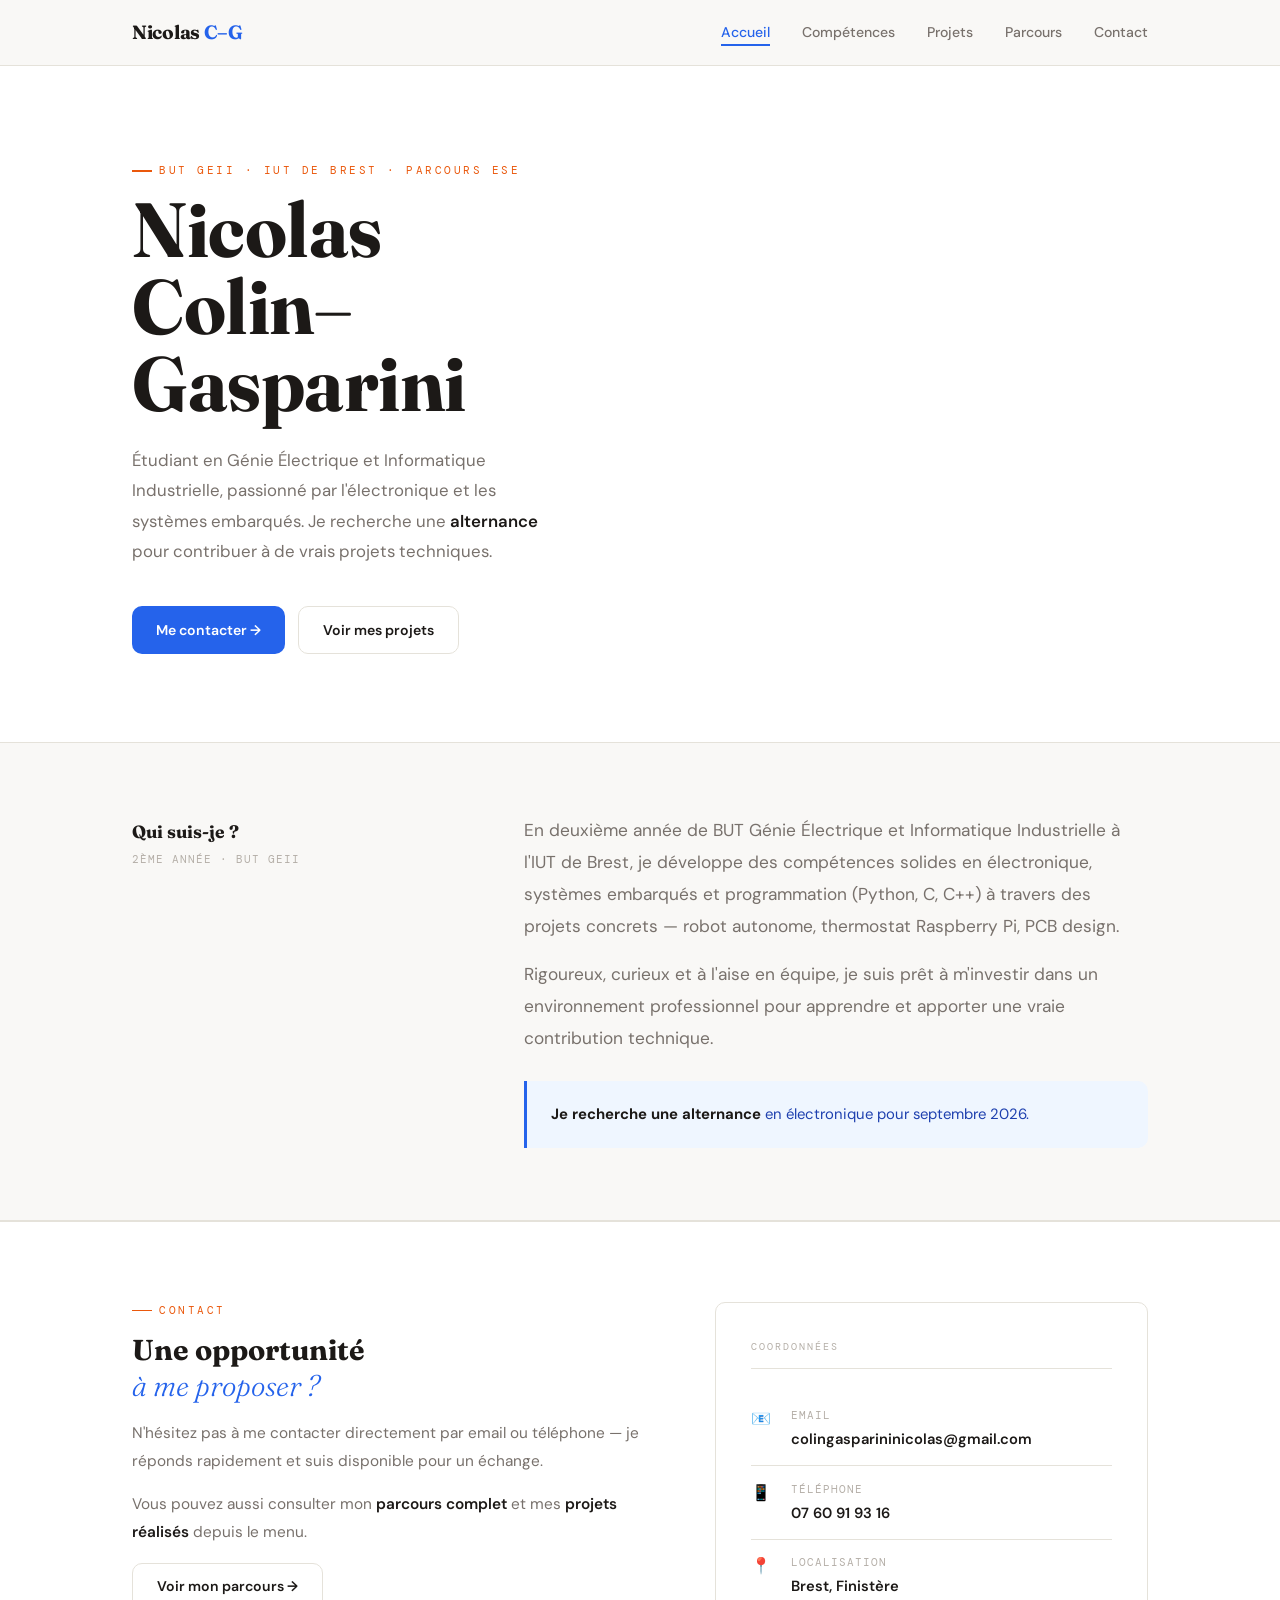
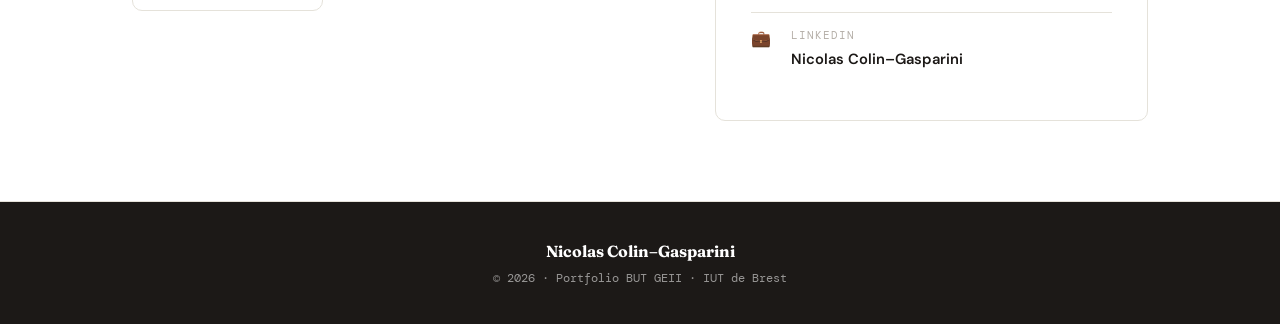
<file: index.html>
<!doctype html>
        <html lang="en">
          <head>
            <meta charset="utf-8">
            <link rel="stylesheet" href="./css/style.css">
          </head>
          <body><body id="i1pg"><meta charset="UTF-8"/><meta name="viewport" content="width=device-width, initial-scale=1.0"/><title>Nicolas Colin–Gasparini — Portfolio GEII</title><link href="https://fonts.googleapis.com/css2?family=DM+Sans:ital,opsz,wght@0,9..40,400;0,9..40,500;0,9..40,600;0,9..40,700&family=DM+Mono:wght@400;500&family=Fraunces:ital,opsz,wght@0,9..144,700;1,9..144,300&display=swap" rel="stylesheet"/><header><nav id="i4h01"><a href="index.html" id="imkv3" class="logo">Nicolas <span id="i0isg">C–G</span></a><ul class="nav-links"><li><a href="index.html" class="active">Accueil</a></li><li><a href="competences.html">Compétences</a></li><li><a href="projets.html">Projets</a></li><li><a href="cv.html">Parcours</a></li><li><a href="contact.html">Contact</a></li></ul></nav></header><!-- HERO --><div id="i7yxj" class="hero"><div id="ilfk4" class="hero-inner"><div id="isk3k" class="fade"><div id="iedbw" class="label">BUT GEII · IUT de Brest · Parcours ESE</div><h1 id="iaush">Nicolas<br/><span id="ijjcvz">Colin–Gasparini</span></h1><p class="hero-desc">
        Étudiant en Génie Électrique et Informatique Industrielle, passionné par l'électronique et les systèmes embarqués.
        Je recherche une <strong>alternance</strong> pour contribuer à de vrais projets techniques.
      </p><div class="hero-btns"><a href="contact.html" class="btn btn-prim">Me contacter →</a><a href="projets.html" class="btn btn-ghost">Voir mes projets</a></div></div><div class="fade d2"></div></div></div><!-- PRÉSENTATION --><div id="i9lbx" class="intro-band"><div id="i0uvk" class="intro-inner"><div class="intro-aside"><div class="intro-aside-label">Qui suis-je ?</div><div class="intro-aside-sub">2ème année · BUT GEII</div></div><div class="intro-text"><p>
        En deuxième année de BUT Génie Électrique et Informatique Industrielle à l'IUT de Brest,
        je développe des compétences solides en électronique, systèmes embarqués et programmation
        (Python, C, C++) à travers des projets concrets — robot autonome, thermostat Raspberry Pi, PCB design.
      </p><p>
        Rigoureux, curieux et à l'aise en équipe, je suis prêt à m'investir dans un environnement professionnel
        pour apprendre et apporter une vraie contribution technique.
      </p><div id="izgxu" class="intro-hl"><strong>Je recherche une alternance</strong> en électronique pour septembre 2026.
      </div></div></div></div><!-- CONTACT DIRECT --><div id="i1rar" class="wrap-white"><div id="idwri" class="contact-wrap"><div class="contact-text"><div class="label">Contact</div><h2>Une opportunité<br/><em>à me proposer ?</em></h2><p>N'hésitez pas à me contacter directement par email ou téléphone — je réponds rapidement et suis disponible pour un échange.</p><p>Vous pouvez aussi consulter mon <strong>parcours complet</strong> et mes <strong>projets réalisés</strong> depuis le menu.</p><a href="cv.html" id="ig7atw" class="btn btn-ghost">Voir mon parcours →</a></div><div id="ip1zku" class="contact-card"><div class="cc-title">Coordonnées</div><div class="cc-row"><div class="cc-ico">📧</div><div><div class="cc-label">Email</div><div id="i7naav" class="cc-val">colingasparininicolas@gmail.com</div></div></div><div class="cc-row"><div class="cc-ico">📱</div><div><div class="cc-label">Téléphone</div><div class="cc-val">07 60 91 93 16</div></div></div><div id="izffro" class="cc-row"><div class="cc-ico">📍</div><div><div class="cc-label">Localisation</div><div class="cc-val">Brest, Finistère</div></div></div><div id="i7yign" class="cc-row"><div class="cc-ico">💼</div><div><div class="cc-label">LinkedIn</div><div id="im38md" class="cc-val"><span id="igtskv">Nicolas Colin–Gasparini</span></div></div></div></div></div></div><footer><strong id="i126p2">Nicolas Colin–Gasparini</strong><p>© 2026 · Portfolio BUT GEII · IUT de Brest</p></footer></body></body>
        </html>
</file>
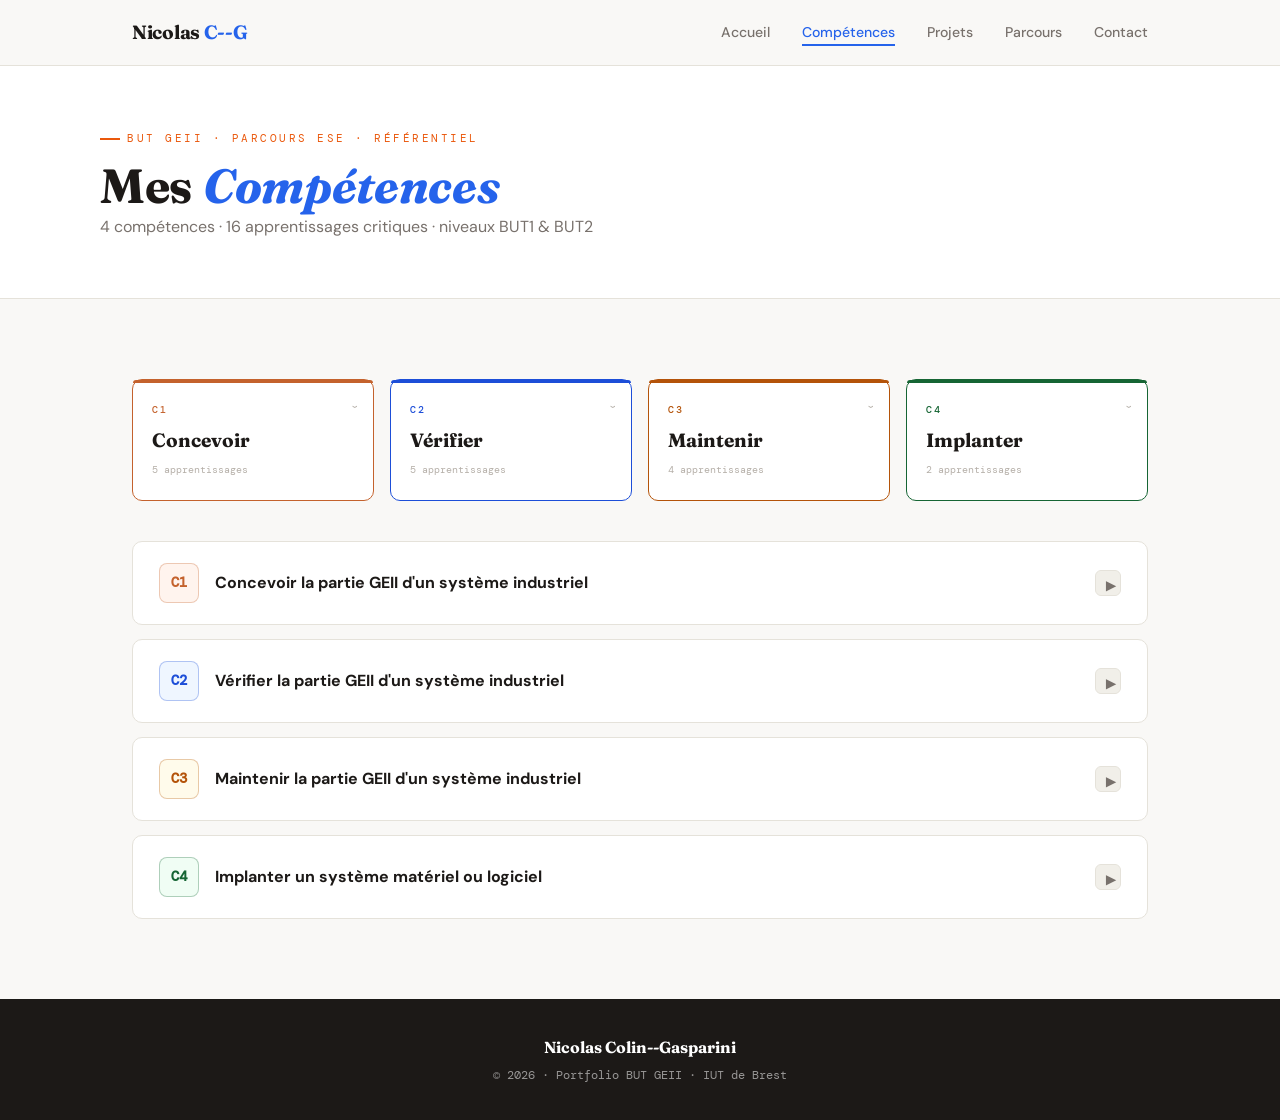
<file: competences.html>
<!DOCTYPE html>

<html lang="en">
<head>
<meta charset="utf-8"/>
<link href="./css/style.css" rel="stylesheet"/>
</head>
<body><body id="i1pg"><meta charset="utf-8"/><meta content="width=device-width, initial-scale=1.0" name="viewport"/><title>Compétences — Nicolas Colin--Gasparini</title><link href="https://fonts.googleapis.com/css2?family=DM+Sans:ital,opsz,wght@0,9..40,400;0,9..40,500;0,9..40,600;0,9..40,700&amp;family=DM+Mono:wght@400;500&amp;family=Fraunces:ital,opsz,wght@0,9..144,700;1,9..144,300&amp;display=swap" rel="stylesheet"/><header><nav><a class="logo" href="index.html" id="ihcw2">Nicolas <span id="irnjf">C--G</span></a><ul class="nav-links"><li><a href="index.html">Accueil</a></li><li><a class="active" href="competences.html">Compétences</a></li><li><a href="projets.html">Projets</a></li><li><a href="cv.html">Parcours</a></li><li><a href="contact.html">Contact</a></li></ul></nav></header><div class="page-header"><div class="page-header-inner fade"><div class="label">BUT GEII · Parcours ESE · Référentiel</div><h1 class="h-display" id="i3ga3">Mes <em>Compétences</em></h1><p class="lead">4 compétences · 16 apprentissages critiques · niveaux BUT1 &amp; BUT2</p></div></div><div class="wrap" id="iyrif"><div class="tiles"><div class="tile c1 open"><div class="tile-code">C1</div><div class="tile-name">Concevoir</div><div class="tile-count">5 apprentissages</div><div class="tile-arrow">›</div></div><div class="tile c2 open"><div class="tile-code">C2</div><div class="tile-name">Vérifier</div><div class="tile-count">5 apprentissages</div><div class="tile-arrow">›</div></div><div class="tile c3 open"><div class="tile-code">C3</div><div class="tile-name">Maintenir</div><div class="tile-count">4 apprentissages</div><div class="tile-arrow">›</div></div><div class="tile c4 open"><div class="tile-code">C4</div><div class="tile-name">Implanter</div><div class="tile-count">2 apprentissages</div><div class="tile-arrow">›</div></div></div><div class="acc-wrap"><!-- C1 --><div class="acc c1 closed" id="ac1"><div class="acc-hd"><div class="acc-left"><div class="acc-badge">C1</div><div><div class="acc-title">Concevoir la partie GEII d'un système industriel</div></div></div><div class="acc-right"><div class="acc-chev">▼</div></div></div><div class="acc-bd"><div class="acc-in" id="i5rb0j"><div class="acc-sep"></div><div class="lvl-row"></div><div class="ac-grid"><div class="ac-card" id="i2disy"><div class="ac-num" id="i97hc6">AC 1.1</div><div class="ac-name" id="ibcpgt"><!-- AC 1.1 — modifier href ci-dessous pour changer le lien --><a href="https://drive.google.com/drive/folders/1ODzxJ6i_1bdqLK5KyINFqGfkbtW2cqkX?usp=drive_link" id="i4p1k4" rel="noopener" target="_blank">Produire une analyse fonctionnelle d'un système</a></div><span class="atag" id="iq4908">Structure CdC</span><div class="tags" id="i22al6"><span class="atag" id="i3rjvf">Entrées/<a href="" id="i2fjvw"></a>sorties</span><span class="atag">Gantt</span><span class="atag">Équipe</span></div><div class="crit-list" id="ipq85i"><ul id="i8g9jb"><li>Description précise et argumentée des caractéristiques des entrées, des sorties de chacune des fonctions</li><li>Production d'une structure fonctionnelle répondant aux caractéristiques du CdC</li><li>Suivi rigoureux d'une démarche projet (répartition des tâches, points intermédiaires, évolution du planning)</li></ul></div></div><div class="ac-card"><div class="ac-num" id="ig2tkj">AC 1.2</div><div class="ac-name" id="iw6pqj"><!-- AC 1.2 — modifier href ci-dessous pour changer le lien --><a href="https://drive.google.com/drive/folders/19bRFMtKdSq8jtZP9xBbSvXDv9aCLharj?usp=drive_link" id="io0obn" rel="noopener" target="_blank">Réaliser un prototype pour des solutions matériel et/ou logiciel</a></div><div class="tags"><span class="atag">Démarche structurée</span><span class="atag">Règles de l'art</span><span class="atag">Tests unitaires</span></div><div class="crit-list"><ul><li>Démarche rigoureuse, structurée et coordonnée pour réaliser le prototype conforme au CdC</li><li>Réalisation soignée dans le respect des règles de l'art</li><li>Validation rigoureuse par des tests unitaires afin d'assurer la conformité au CdC</li></ul></div></div><div class="ac-card"><div class="ac-num" id="ircm8b">AC 1.3</div><div class="ac-name" id="iwe44y"><!-- AC 1.3 — modifier href ci-dessous pour changer le lien --><a href="https://drive.google.com/drive/folders/1-gz4FE_XzyOqnWvRbe95u-bqSgqjeCzq?usp=drive_link" id="izpnhk" rel="noopener" target="_blank">Rédiger un dossier de fabrication à partir d'un dossier de conception</a></div><div class="tags" id="ih0voo"><span class="atag">Rédaction exhaustive</span><span class="atag">Bureautique</span></div><div class="crit-list"><ul><li>Rédaction complète, exhaustive et exploitable du dossier présentant l'ensemble des éléments nécessaires à la fabrication</li><li>Respect des conventions et des règles de mise en forme définies par le client</li></ul></div></div></div><div class="lvl-row" id="ig75m1"></div><div class="ac-grid"><div class="ac-card"><div class="ac-num">AC 1.4</div><div class="ac-name" id="i10a9f"><!-- AC 1.4 — modifier href ci-dessous pour changer le lien --><a href="https://drive.google.com/drive/folders/177xOB1_1djvDHp6T6gMMMWApGyo8tCvk?usp=drive_link" id="ihgkxq" rel="noopener" target="_blank">Proposer des solutions liées aux techniques de l'analyse fonctionnelle</a></div><div class="tags"><span class="atag">Dimensionnement</span><span class="atag">Simulation</span><span class="atag">Contraintes</span><span class="atag">Innovation</span></div><div class="crit-list"><ul><li>Démarche méthodique de conception détaillée (dimensionnement, simulation, prototype, etc.)</li><li>La structure proposée est cohérente et répond complètement au schéma fonctionnel</li><li>Choix et/ou dimensionnement des éléments répondant aux contraintes (coût, encombrement, disponibilité, innovation)</li></ul></div></div><div class="ac-card"><div class="ac-num">AC 1.5</div><div class="ac-name" id="icskxn"><!-- AC 1.5 — modifier href ci-dessous pour changer le lien --><a href="https://drive.google.com/drive/folders/1-LVcnETpfA2Ijdu7kGLBAVYADCyEc51a?usp=drive_link" id="ijkbw6" rel="noopener" target="_blank">Dérisquer les solutions techniques retenues</a></div><div class="tags"><span class="atag">Risques &amp; normes</span><span class="atag">Fiabilité</span><span class="atag">Perturbateurs</span><span class="atag">Correctifs</span></div><div class="crit-list"><ul><li>Liste exhaustive des risques de fonctionnement, des contraintes d'utilisation et des normes</li><li>Validation de la structure retenue garantissant la fiabilité et/ou le bon fonctionnement</li><li>Choix de correctif approprié à partir de l'identification des éléments perturbateurs</li><li>La solution technique fiabilisée répond complètement au CdC</li></ul></div></div></div></div></div></div><!-- C2 --><div class="acc c2 closed" id="ac2"><div class="acc-hd"><div class="acc-left"><div class="acc-badge">C2</div><div><div class="acc-title">Vérifier la partie GEII d'un système industriel</div></div></div><div class="acc-right"><div class="acc-chev">▼</div></div></div><div class="acc-bd"><div class="acc-in"><div class="acc-sep"></div><div class="lvl-row"></div><div class="ac-grid"><div class="ac-card"><div class="ac-num">AC 2.1</div><div class="ac-name" id="i9ext2"><!-- AC 2.1 — modifier href ci-dessous pour changer le lien --><a href="https://drive.google.com/drive/folders/1pv0NDbJqcnHhjcErBiEfWUGfZYw8r-7X?usp=drive_link" id="ixl6vn" rel="noopener" target="_blank">Appliquer une procédure d'essai</a></div><div class="tags"><span class="atag">Points de test</span><span class="atag">Attendus/tolérances</span><span class="atag">Procédure</span><span class="atag">Rédaction</span></div><div class="crit-list"><ul><li>Repérage et listage précis et exhaustifs des points de test du système</li><li>Choix pertinents des moyens et/ou des expérimentations</li><li>Estimation claire et rigoureuse des attendus (ordre de grandeur, unités, tolérance)</li><li>Mise en œuvre exhaustive et structurée des tests requis</li><li>Rédaction claire des tests effectués et commentaires critiques des résultats</li></ul></div></div><div class="ac-card"><div class="ac-num">AC 2.2</div><div class="ac-name" id="ic39fi"><!-- AC 2.2 — modifier href ci-dessous pour changer le lien --><a href="https://drive.google.com/drive/folders/1ggkb6YEfw8Mp4UDIpSKaMV8EmdU3_pOA?usp=drive_link" id="ina6tl" rel="noopener" target="_blank">Identifier un dysfonctionnement</a></div><div class="tags" id="ihpa4j"><span class="atag">Localisation</span><span class="atag">Mesure/doute</span><span class="atag">Écart attendu</span><span class="atag">Justification</span></div><div class="crit-list"><ul><li>Estimation claire et rigoureuse des attendus pour conclure au dysfonctionnement</li><li>Utilisation rigoureuse d'une procédure et du matériel pour localiser le dysfonctionnement</li><li>Justification claire de la bonne utilisation du matériel (mettre en doute sa mesure)</li><li>Justification argumentée du dysfonctionnement au regard des attendus</li></ul></div></div><div class="ac-card"><div class="ac-num">AC 2.3</div><div class="ac-name" id="imze6d"><!-- AC 2.3 — modifier href ci-dessous pour changer le lien --><a href="https://drive.google.com/drive/folders/1my3X0mF4NMoQHfqlPS0ZYR6Q035teZbt?usp=drive_link" id="ie8l4r" rel="noopener" target="_blank">Décrire les effets d'un dysfonctionnement</a></div><div class="tags"><span class="atag">Qualitatif/quantitatif</span><span class="atag" id="i43vgf">Causes</span><span class="atag">Correctifs</span><span class="atag">Vocabulaire</span></div><div class="crit-list"><ul><li>Description du dysfonctionnement avec un vocabulaire précis et adapté</li><li>Analyse qualitative (impact fonctionnel, matériel, financier, réglementaire, environnemental, sécuritaire)</li><li>Analyse quantitative du dysfonctionnement</li><li>Identification précise des causes sur des dispositifs simples</li><li>Proposition argumentée de correctifs élémentaires</li></ul></div></div></div><div class="lvl-row" id="iuv49o"></div><div class="ac-grid"><div class="ac-card"><div class="ac-num">AC 2.4</div><div class="ac-name" id="i11owg"><!-- AC 2.4 — modifier href ci-dessous pour changer le lien --><a href="https://drive.google.com/drive/folders/1MunUJz_27GA6Se9WjRuLG2uchcAGP_lh?usp=drive_link" id="ix0kjs" rel="noopener" target="_blank">Identifier les tests et mesures à mettre en place</a></div><div class="tags"><span class="atag">Contraintes CdC</span><span class="atag">Réglementation</span><span class="atag" id="istnzh">Jeux d'essais</span><span class="atag">Matériel</span></div><div class="crit-list"><ul><li>Identification exhaustive des contraintes techniques, réglementaires et environnementales</li><li>Identification des points de test, de l'environnement et du matériel de test</li><li>Choix des jeux d'essais cohérents pour vérifier le CdC</li></ul></div></div><div class="ac-card"><div class="ac-num">AC 2.5</div><div class="ac-name" id="iidi4z"><!-- AC 2.5 — modifier href ci-dessous pour changer le lien --><a href="https://drive.google.com/drive/folders/1veX9p4CWl186y981UorKOWvtFW5442Hg?usp=drive_link" id="ii9yh2" rel="noopener" target="_blank">Certifier le fonctionnement d'un nouvel équipement industriel</a></div><div class="tags"><span class="atag">Protocole complet</span><span class="atag">PV certification</span><span class="atag">Formalisme</span></div><div class="crit-list"><ul><li>Description exhaustive du protocole de test renseigné dans le procès-verbal</li><li>Exécution complète de la procédure d'essai après vérification de la calibration</li><li>Validation systématique de chaque critère spécifié</li><li>Renseignement rigoureux du PV de certification selon le formalisme imposé</li></ul></div></div></div></div></div></div><!-- C3 --><div class="acc c3 closed" id="ac3"><div class="acc-hd"><div class="acc-left"><div class="acc-badge">C3</div><div><div class="acc-title">Maintenir la partie GEII d'un système industriel</div></div></div><div class="acc-right"><div class="acc-chev">▼</div></div></div><div class="acc-bd"><div class="acc-in"><div class="acc-sep"></div><div class="lvl-row"></div><div class="ac-grid" id="i3ltvd"><div class="ac-card" id="ipb5pk"><div class="ac-num">AC 3.1</div><div class="ac-name" id="i6n0wi"><!-- AC 3.1 — modifier href ci-dessous pour changer le lien --><a href="https://drive.google.com/drive/folders/1EPvhiFtAXDIJUFiYoreebSBkx5hFQ1uS?usp=drive_link" id="ifsotw" rel="noopener" target="_blank">Exécuter l'entretien et le contrôle d'un système en respectant une procédure</a></div><div class="tags"><span class="atag">Procédure constructeur</span><span class="atag">Check-list</span><span class="atag">Rapport</span></div><div class="crit-list"><ul><li>Exécution complète de l'entretien suivant les recommandations du constructeur</li><li>Contrôle précis et exhaustif de l'état général (recette, check-list)</li><li>Rédaction et présentation claires d'un rapport d'intervention</li></ul></div></div><div class="ac-card"><div class="ac-num">AC 3.2</div><div class="ac-name" id="ifw048"><!-- AC 3.2 — modifier href ci-dessous pour changer le lien --><a href="https://drive.google.com/drive/folders/1dPWQ7xYc9SZWblFKEW-67tfG-qPK-6Kr?usp=drive_link" id="iqslsf" rel="noopener" target="_blank">Exécuter une opération de maintenance (corrective, préventive, améliorative)</a></div><div class="tags"><span class="atag">Corrective</span><span class="atag">Préventive</span><span class="atag">Améliorative</span></div><div class="crit-list"><ul><li>Exécution complète d'une opération de maintenance simple en respectant la procédure</li><li>Identification précise du type de maintenance en argumentant de façon claire</li><li>Rédaction et présentation claires d'un rapport d'exécution</li></ul></div></div><div class="ac-card"><div class="ac-num">AC 3.3</div><div class="ac-name" id="im38az"><!-- AC 3.3 — modifier href ci-dessous pour changer le lien --><a href="https://drive.google.com/drive/folders/1Cjck9DB82F5tGX8-RsUPZmMIsdyEgkKX?usp=drive_link" id="i7j1z9" rel="noopener" target="_blank">Diagnostiquer un dysfonctionnement dans un système</a></div><div class="tags"><span class="atag">Description précise</span><span class="atag">Plans/schémas</span><span class="atag">Hypothèses</span><span class="atag">Vérification</span></div><div class="crit-list"><ul><li>Constatation et description du dysfonctionnement avec un vocabulaire précis</li><li>Localisation des zones impactées à partir de plans, schémas, programmes et cartes</li><li>Proposition d'hypothèses cohérentes et vérification complète</li></ul></div></div><div class="ac-card" id="ilf6v3"><div class="ac-num">AC 3.4</div><div class="ac-name" id="irj2lj"><!-- AC 3.4 — modifier href ci-dessous pour changer le lien --><a href="https://drive.google.com/drive/folders/1xYA01bOskMlc9URKkUHjW5mwtuqs8zms?usp=drive_link" id="ie4rg6" rel="noopener" target="_blank">Identifier la cause racine du dysfonctionnement</a></div><div class="tags" id="ih9m4m"><span class="atag">Historiques</span><span class="atag" id="iuvgzf">Correctifs</span></div><div class="crit-list" id="ii84fi"><ul><li id="iocyx9">Analyse complète des défaillances (conditions d'utilisations, historiques, GMAO, retours d'expériences client)</li><li id="ixgukn">Argumentation et démarche méthodologique appropriées</li><li id="io269e">Identification précise et argumentée des causes du dysfonctionnement</li><li id="ii7qgf">Proposition argumentée de correctifs</li></ul></div></div></div></div></div></div><!-- C4 --><div class="acc c4 closed" id="ac4"><div class="acc-hd"><div class="acc-left"><div class="acc-badge">C4</div><div><div class="acc-title">Implanter un système matériel ou logiciel</div></div></div><div class="acc-right"><div class="acc-chev">▼</div></div></div><div class="acc-bd"><div class="acc-in" id="i77xwf"><div class="acc-sep"></div><div class="lvl-row"></div><div class="ac-grid"><div class="ac-card"><div class="ac-num" id="imgce9">AC 4.1</div><div class="ac-name" id="ixmiuk"><!-- AC 4.1 — modifier href ci-dessous pour changer le lien --><a href="https://drive.google.com/drive/folders/18wYEHyvcLv0vyH30pbZ_upcxa_W_qIA2?usp=drive_link" id="ilv0ac" rel="noopener" target="_blank">Appliquer une procédure de fabrication pour implanter les composants matériels et/ou logiciels</a></div><div class="tags"><span class="atag">Implantation</span><span class="atag">Risques ESD</span><span class="atag">Rigueur</span><span class="atag">Procédure</span></div><div class="crit-list"><ul><li>Suivi méthodique de la procédure</li><li>Exécution rigoureuse de l'implantation matérielle ou logicielle</li><li>Prise en considération impérative des risques électriques et électrostatiques</li></ul></div></div><div class="ac-card"><div class="ac-num">AC 4.2</div><div class="ac-name" id="iomjip"><!-- AC 4.2 — modifier href ci-dessous pour changer le lien --><a href="https://drive.google.com/drive/folders/1tozJC5Y3SNYswSpfhyv372XPy0VDd9tE?usp=drive_link" id="i4bup4" rel="noopener" target="_blank">Évaluer la conformité du système</a></div><div class="tags"><span class="atag">Banc de test</span><span class="atag">Analyse critique</span><span class="atag">Traçabilité</span><span class="atag">PV livraison</span></div><div class="crit-list"><ul><li>Production d'une analyse (identification des tests, vérification de la conformité des fonctionnalités)</li><li>Qualité de la procédure (pertinence du banc de test, rigueur, compte rendu structuré avec analyse critique)</li><li>Qualité et traçabilité de la démarche et des livrables</li><li>Émission d'un PV de livraison et de conformité</li></ul></div></div></div></div></div></div></div></div><footer><strong>Nicolas Colin--Gasparini</strong><p>© 2026 · Portfolio BUT GEII · IUT de Brest</p></footer>
<style>
/* Accordion animation */
.acc-bd {
  display: grid;
  grid-template-rows: 1fr;
  transition: grid-template-rows 0.4s cubic-bezier(0.4, 0, 0.2, 1);
  overflow: hidden;
}
.acc.closed .acc-bd {
  grid-template-rows: 0fr;
}
.acc-bd > .acc-in {
  min-height: 0;
  overflow: hidden;
}

/* Header cursor + hover */
.acc-hd {
  cursor: pointer;
  user-select: none;
  transition: opacity 0.2s;
}
.acc-hd:hover { opacity: 0.8; }

/* Chevron rotation */
.acc-chev {
  display: inline-block;
  transition: transform 0.35s cubic-bezier(0.4, 0, 0.2, 1);
  font-size: 1.1rem;
}
.acc.closed .acc-chev {
  transform: rotate(-90deg);
}

/* Tile active state */
.tile { cursor: pointer; }

/* AC name link — invite au clic */
.ac-name a {
  position: relative;
  display: inline;
  text-decoration: none;
  background-image: linear-gradient(currentColor, currentColor);
  background-size: 0% 1.5px;
  background-repeat: no-repeat;
  background-position: left bottom;
  transition: background-size 0.3s ease, opacity 0.2s;
  padding-bottom: 1px;
}
.ac-name a:hover {
  background-size: 100% 1.5px;
  opacity: 0.75;
}
.ac-name a::after {
  content: ' ↗';
  font-size: 0.75em;
  opacity: 0;
  transform: translate(-4px, -2px);
  display: inline-block;
  transition: opacity 0.2s, transform 0.2s;
}
.ac-name a:hover::after {
  opacity: 0.6;
  transform: translate(1px, -3px);
}
.tile.active-tile { box-shadow: inset 0 0 0 2px currentColor; }


</style>
<script>
(function () {
  /* ── 1. ACCORDION (exclusif) ── */
  function openAcc(acc) {
    // Ferme tous les autres
    document.querySelectorAll('.acc').forEach(a => {
      if (a !== acc) a.classList.add('closed');
    });
    acc.classList.toggle('closed');
  }

  document.querySelectorAll('.acc-hd').forEach(hd => {
    hd.addEventListener('click', () => openAcc(hd.closest('.acc')));
  });

  // Tuiles → ferme les autres, ouvre la bonne, scroll
  document.querySelectorAll('.tile').forEach(tile => {
    tile.addEventListener('click', () => {
      const code = tile.querySelector('.tile-code')?.textContent?.trim();
      if (!code) return;
      const idx = code.replace('C', '');
      const acc = document.querySelector('#ac' + idx);
      if (!acc) return;
      document.querySelectorAll('.acc').forEach(a => {
        if (a !== acc) a.classList.add('closed');
      });
      acc.classList.remove('closed');
      setTimeout(() => acc.scrollIntoView({ behavior: 'smooth', block: 'start' }), 50);
    });
  });


})();
</script>
</body></body>
</html>
</file>
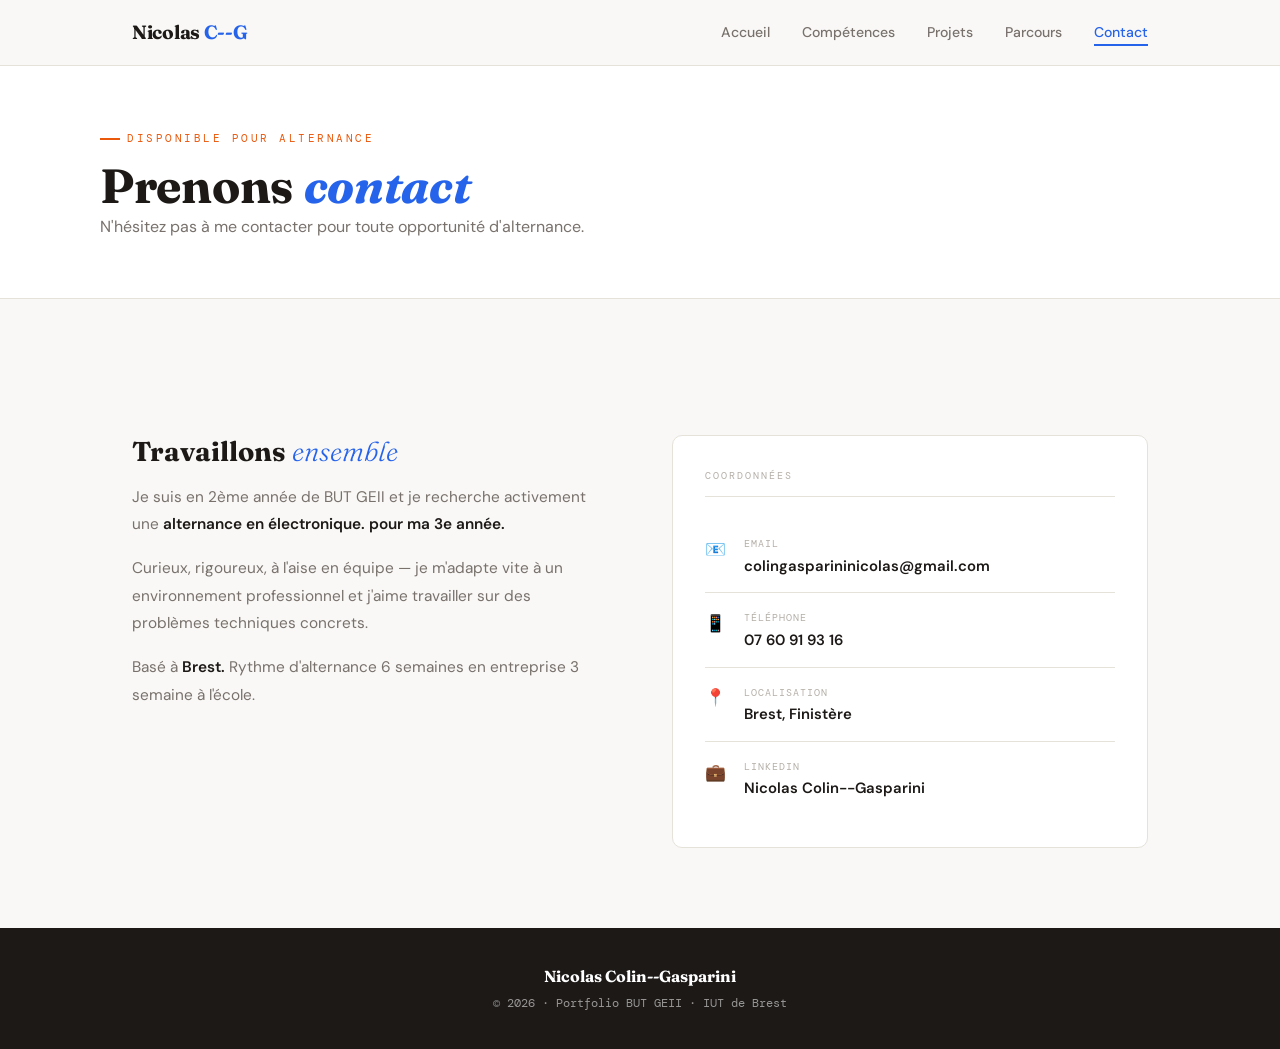
<file: contact.html>
<!doctype html>
        <html lang="en">
          <head>
            <meta charset="utf-8">
            <link rel="stylesheet" href="./css/style.css">
          </head>
          <body><body id="i1pg"><meta charset="UTF-8"/><meta name="viewport" content="width=device-width, initial-scale=1.0"/><title>Contact — Nicolas Colin--Gasparini</title><link href="https://fonts.googleapis.com/css2?family=DM+Sans:ital,opsz,wght@0,9..40,400;0,9..40,500;0,9..40,600;0,9..40,700&family=DM+Mono:wght@400;500&family=Fraunces:ital,opsz,wght@0,9..144,700;1,9..144,300&display=swap" rel="stylesheet"/><header id="ilfba"><nav><a href="index.html" class="logo" id="ijhrm">Nicolas <span id="ikecl">C--G</span></a><ul class="nav-links"><li><a href="index.html">Accueil</a></li><li><a href="competences.html">Compétences</a></li><li><a href="projets.html">Projets</a></li><li><a href="cv.html">Parcours</a></li><li><a href="contact.html" class="active">Contact</a></li></ul></nav></header><div class="page-header" id="iykhx"><div class="page-header-inner fade"><div class="label">Disponible pour alternance</div><h1 class="h-display" id="igrer">Prenons <em>contact</em></h1><p class="lead">N'hésitez pas à me contacter pour toute opportunité d'alternance.</p></div></div><div class="wrap" id="isglrb"><div class="contact-layout"><div><div class="c-message"><h2>Travaillons <em>ensemble</em></h2><p id="i0h7c5">Je suis en 2ème année de BUT GEII et je recherche activement une <strong id="i92imk">alternance en électronique. pour ma 3e année.</strong></p><p>Curieux, rigoureux, à l'aise en équipe — je m'adapte vite à un environnement professionnel et j'aime travailler sur des problèmes techniques concrets.</p><p>Basé à <strong>Brest.</strong> Rythme d'alternance 6 semaines en entreprise 3 semaine à l'école.</p></div></div><div class="c-card"><div class="c-card-ttl">Coordonnées</div><div class="c-row"><div class="c-ico" id="ibnbgo">📧</div><div><div class="c-label">Email</div><div class="c-val" id="ik3k36">colingasparininicolas@gmail.com</div></div></div><div class="c-row"><div class="c-ico" id="ixzc2o">📱</div><div><div class="c-label">Téléphone</div><div class="c-val">07 60 91 93 16 </div></div></div><div class="c-row"><div class="c-ico" id="i5m5gk">📍</div><div><div class="c-label">Localisation</div><div class="c-val">Brest, Finistère </div></div></div><div class="c-row"><div class="c-ico" id="irqq04">💼</div><div><div class="c-label">LinkedIn</div><div class="c-val" id="iyen2a"><a href="https://fr.linkedin.com/in/nicolas-colin-gasparini-545062332" id="inwjqg">Nicolas Colin--Gasparini</a></div></div></div></div></div></div><footer><strong>Nicolas Colin--Gasparini</strong><p>© 2026 · Portfolio BUT GEII · IUT de Brest</p></footer></body></body>
        </html>
</file>
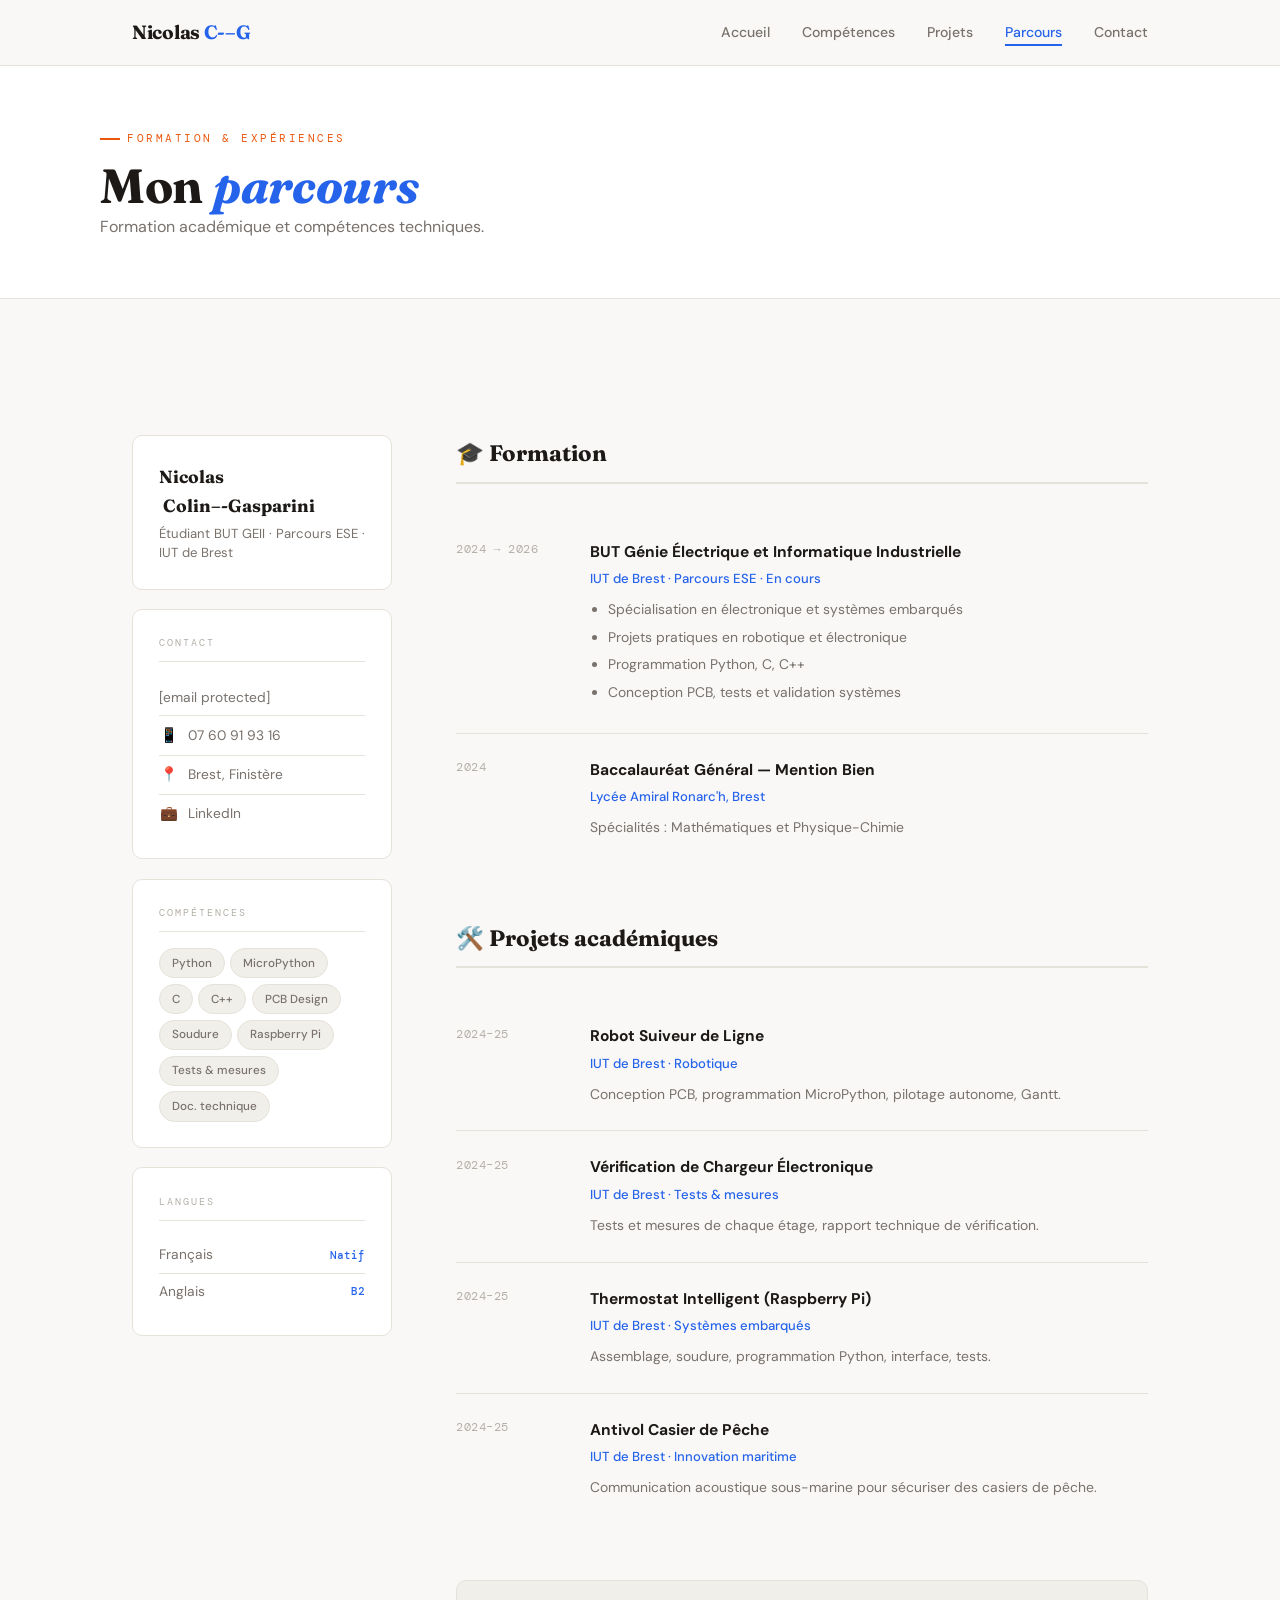
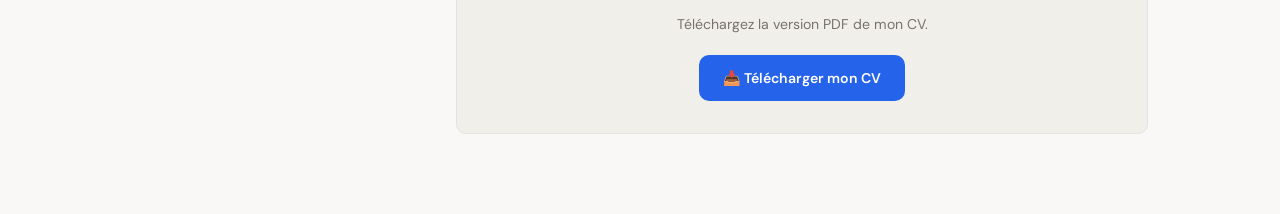
<file: cv.html>
<!doctype html>
        <html lang="en">
          <head>
            <meta charset="utf-8">
            <link rel="stylesheet" href="./css/style.css">
          </head>
          <body><body id="i1pg"><meta charset="UTF-8"/><meta name="viewport" content="width=device-width, initial-scale=1.0"/><title>Parcours — Nicolas Colin–Gasparini</title><link href="https://fonts.googleapis.com/css2?family=DM+Sans:ital,opsz,wght@0,9..40,400;0,9..40,500;0,9..40,600;0,9..40,700&family=DM+Mono:wght@400;500&family=Fraunces:ital,opsz,wght@0,9..144,700;1,9..144,300&display=swap" rel="stylesheet"/><header><nav><a href="index.html" class="logo" id="iyomn">Nicolas <span id="ity6f">C-–G</span></a><ul class="nav-links"><li><a href="index.html">Accueil</a></li><li><a href="competences.html">Compétences</a></li><li><a href="projets.html">Projets</a></li><li><a href="cv.html" class="active">Parcours</a></li><li><a href="contact.html">Contact</a></li></ul></nav></header><div class="page-header" id="iedkw"><div class="page-header-inner fade"><div class="label">Formation &amp; expériences</div><h1 class="h-display" id="i31e6">Mon <em>parcours</em></h1><p class="lead">Formation académique et compétences techniques.</p></div></div><div class="wrap" id="ije5e"><div class="cv-layout"><aside class="cv-sidebar"><div class="cv-card"><div class="cv-name" id="i9l9b">Nicolas<br/> Colin–-Gasparini</div><div class="cv-role">Étudiant BUT GEII · Parcours ESE · IUT de Brest</div></div><div class="cv-card"><div class="card-ttl">Contact</div><div class="info-line" id="i5erh"><a href="/cdn-cgi/l/email-protection" class="__cf_email__" data-cfemail="eb88848782858c8a989b8a9982858285828884878a98ab8c868a8287c5888486">[email&#160;protected]</a></div><div class="info-line"><span class="ico">📱</span> 07 60 91 93 16</div><div class="info-line"><span class="ico">📍</span> Brest, Finistère</div><div class="info-line"><span class="ico">💼</span> LinkedIn</div></div><div class="cv-card"><div class="card-ttl">Compétences</div><div class="skill-cloud"><span class="tag">Python</span><span class="tag">MicroPython</span><span class="tag">C</span><span class="tag">C++</span><span class="tag">PCB Design</span><span class="tag">Soudure</span><span class="tag">Raspberry Pi</span><span class="tag">Tests &amp; mesures</span><span class="tag">Doc. technique</span></div></div><div class="cv-card"><div class="card-ttl">Langues</div><div class="lang-row">Français <span>Natif</span></div><div class="lang-row">Anglais <span>B2</span></div></div></aside><main><div class="tl-section"><h3 class="tl-section-h">🎓 Formation</h3><div class="tl-item"><div class="tl-date">2024 → 2026</div><div><div class="tl-ttl">BUT Génie Électrique et Informatique Industrielle</div><div class="tl-place">IUT de Brest · Parcours ESE · En cours</div><div class="tl-desc"><ul><li>Spécialisation en électronique et systèmes embarqués</li><li>Projets pratiques en robotique et électronique</li><li>Programmation Python, C, C++</li><li>Conception PCB, tests et validation systèmes</li></ul></div></div></div><div class="tl-item"><div class="tl-date">2024</div><div><div class="tl-ttl">Baccalauréat Général — Mention Bien</div><div class="tl-place">Lycée Amiral Ronarc'h, Brest</div><div class="tl-desc">Spécialités : Mathématiques et Physique-Chimie</div></div></div></div><div class="tl-section"><h3 class="tl-section-h">🛠️ Projets académiques</h3><div class="tl-item"><div class="tl-date">2024–25</div><div><div class="tl-ttl">Robot Suiveur de Ligne</div><div class="tl-place">IUT de Brest · Robotique</div><div class="tl-desc">Conception PCB, programmation MicroPython, pilotage autonome, Gantt.</div></div></div><div class="tl-item"><div class="tl-date">2024–25</div><div><div class="tl-ttl">Vérification de Chargeur Électronique</div><div class="tl-place">IUT de Brest · Tests &amp; mesures</div><div class="tl-desc">Tests et mesures de chaque étage, rapport technique de vérification.</div></div></div><div class="tl-item"><div class="tl-date">2024–25</div><div><div class="tl-ttl">Thermostat Intelligent (Raspberry Pi)</div><div class="tl-place">IUT de Brest · Systèmes embarqués</div><div class="tl-desc">Assemblage, soudure, programmation Python, interface, tests.</div></div></div><div class="tl-item"><div class="tl-date">2024–25</div><div><div class="tl-ttl">Antivol Casier de Pêche</div><div class="tl-place">IUT de Brest · Innovation maritime</div><div class="tl-desc">Communication acoustique sous-marine pour sécuriser des casiers de pêche.</div></div></div></div><div class="dl-box"><p id="in6nna">Téléchargez la version PDF de mon CV.</p><a href="#" class="btn btn-prim" id="ihsi3a" onclick="(function(){var a=document.createElement('a');a.href='[data-uri]';a.download='CV_Nicolas_Colin-Gasparini.pdf';a.click();})();return false;">📥 Télécharger mon CV</a></div></main></div></div><footer
</file>
<file: css/style.css>
/* ============================================================
   PORTFOLIO — Nicolas Colin–Gasparini
   CSS unifié — toutes pages
   ============================================================ */

/* ── RESET & BOX-SIZING ─────────────────────────────────── */
*, *::before, *::after {
  margin: 0;
  padding: 0;
  box-sizing: border-box;
}

/* ── VARIABLES ───────────────────────────────────────────── */
:root {
  --bg:     #f9f8f6;
  --white:  #ffffff;
  --surf:   #f1efe9;
  --border: #e5e2da;
  --t1:     #1c1917;
  --t2:     #78716c;
  --t3:     #b5afa8;
  --acc:    #2563eb;
  --acc-l:  #eff6ff;
  --hot:    #ea580c;
  --hot-l:  #fff7ed;

  /* Couleurs compétences */
  --c1:   #c4622d;
  --c1-l: #fff4ee;
  --c2:   #1d4ed8;
  --c2-l: #eff6ff;
  --c3:   #b45309;
  --c3-l: #fffbeb;
  --c4:   #166534;
  --c4-l: #f0fdf4;

  --sans:  'DM Sans', sans-serif;
  --serif: 'Fraunces', serif;
  --mono:  'DM Mono', monospace;

  --nav-h: 66px;
  --max:   1080px;
  --r:     10px;
}

/* ── BASE ────────────────────────────────────────────────── */
html { scroll-behavior: smooth; }

body {
  font-family: var(--sans);
  background: var(--bg);
  color: var(--t1);
  line-height: 1.65;
  overflow-x: hidden;
}

a { color: inherit; text-decoration: none; }
img { display: block; max-width: 100%; }

/* ── ANIMATIONS ──────────────────────────────────────────── */
@keyframes fadeUp {
  from { opacity: 0; transform: translateY(14px); }
  to   { opacity: 1; transform: translateY(0); }
}
@keyframes pulse {
  0%, 100% { box-shadow: 0 0 0 0 rgba(34,197,94,.35); }
  50%       { box-shadow: 0 0 0 6px rgba(34,197,94,0); }
}

.fade { animation: fadeUp .55s ease both; }
.d2   { animation-delay: .18s; }

/* ── HEADER / NAV ────────────────────────────────────────── */
header {
  position: sticky;
  top: 0;
  z-index: 200;
  height: var(--nav-h);
  background: rgba(249,248,246,.96);
  backdrop-filter: blur(12px);
  border-bottom: 1px solid var(--border);
}
nav {
  max-width: var(--max);
  margin: 0 auto;
  padding: 0 2rem;
  height: 100%;
  display: flex;
  align-items: center;
  justify-content: space-between;
}
.logo {
  font-family: var(--serif);
  font-size: 1.2rem;
  font-weight: 700;
  color: var(--t1);
  letter-spacing: -.3px;
}
.logo span { color: var(--acc); }

.nav-links { display: flex; gap: 2rem; list-style: none; }
.nav-links a {
  font-size: .88rem;
  font-weight: 500;
  color: var(--t2);
  padding: .2rem 0;
  border-bottom: 2px solid transparent;
  transition: color .2s, border-color .2s;
}
.nav-links a:hover { color: var(--t1); }
.nav-links a.active { color: var(--acc); border-bottom-color: var(--acc); }

/* ── FOOTER ──────────────────────────────────────────────── */
footer {
  background: var(--t1);
  color: rgba(255,255,255,.55);
  text-align: center;
  padding: 2.2rem 2rem;
}
footer strong {
  color: #fff;
  font-family: var(--serif);
  display: block;
  font-size: 1rem;
  margin-bottom: .25rem;
}
footer p { font-size: .78rem; font-family: var(--mono); }

/* ── BOUTONS ─────────────────────────────────────────────── */
.btn {
  display: inline-flex;
  align-items: center;
  gap: .45rem;
  font-family: var(--sans);
  font-size: .88rem;
  font-weight: 600;
  padding: .72rem 1.5rem;
  border-radius: var(--r);
  border: none;
  cursor: pointer;
  transition: all .2s;
  text-decoration: none;
}
.btn-prim { background: var(--acc); color: #fff; }
.btn-prim:hover {
  background: #1d4ed8;
  transform: translateY(-1px);
  box-shadow: 0 4px 16px rgba(37,99,235,.22);
}
.btn-ghost {
  background: transparent;
  color: var(--t1);
  border: 1.5px solid var(--border);
}
.btn-ghost:hover { border-color: var(--acc); color: var(--acc); }
.btn-white { background: #fff; color: var(--acc); font-weight: 700; }
.btn-white:hover { background: var(--acc-l); }

/* ── UTILITAIRES COMMUNS ─────────────────────────────────── */
.wrap {
  max-width: var(--max);
  margin: 0 auto;
  padding: 5rem 2rem;
}
.wrap-white {
  background: var(--white);
  border-top: 1px solid var(--border);
  border-bottom: 1px solid var(--border);
}
.label {
  font-family: var(--mono);
  font-size: .67rem;
  letter-spacing: 2.5px;
  text-transform: uppercase;
  color: var(--hot);
  margin-bottom: .8rem;
  display: flex;
  align-items: center;
  gap: .45rem;
}
.label::before {
  content: '';
  display: block;
  width: 20px;
  height: 1.5px;
  background: var(--hot);
}
.h-display {
  font-family: var(--serif);
  font-size: clamp(2rem, 4vw, 3rem);
  font-weight: 700;
  line-height: 1.1;
  letter-spacing: -.3px;
}
.h-display em { font-style: italic; color: var(--acc); }
.lead { font-size: 1rem; color: var(--t2); line-height: 1.8; }

.tag {
  display: inline-block;
  font-size: .73rem;
  font-weight: 500;
  padding: .28rem .75rem;
  border-radius: 20px;
  background: var(--surf);
  color: var(--t2);
  border: 1px solid var(--border);
}

.page-header {
  background: var(--white);
  border-bottom: 1px solid var(--border);
  padding: 4rem 2rem 3.5rem;
}
.page-header-inner { max-width: var(--max); margin: 0 auto; }

.cta-text h2 {
  font-family: var(--serif);
  font-size: clamp(1.4rem, 3vw, 2rem);
  font-weight: 700;
  color: #fff;
  margin-bottom: .3rem;
}
.cta-text p { color: rgba(255,255,255,.78); font-size: .93rem; }

/* ── BACK LINK (pages détail projet) ─────────────────────── */
.back {
  display: inline-flex;
  align-items: center;
  gap: .4rem;
  font-size: .85rem;
  font-weight: 500;
  color: var(--t2);
  margin-bottom: 2.5rem;
  transition: color .2s;
}
.back:hover { color: var(--acc); }

/* ============================================================
   PAGE ACCUEIL
   ============================================================ */
.hero {
  background: var(--white);
  border-bottom: 1px solid var(--border);
}
.hero-inner {
  max-width: var(--max);
  margin: 0 auto;
  padding: 6rem 2rem 5.5rem;
  display: grid;
  grid-template-columns: 1.1fr 1fr;
  gap: 5rem;
  align-items: center;
}
.hero h1 {
  font-family: var(--serif);
  font-size: clamp(3rem, 6vw, 4.8rem);
  font-weight: 700;
  line-height: 1.0;
  letter-spacing: -.5px;
  margin-bottom: 1.4rem;
}
.hero h1 em { font-style: italic; font-weight: 300; color: var(--acc); }
.hero-desc {
  font-size: 1.05rem;
  color: var(--t2);
  line-height: 1.8;
  max-width: 420px;
  margin-bottom: 2.5rem;
}
.hero-desc strong { color: var(--t1); font-weight: 600; }
.hero-btns { display: flex; gap: .8rem; flex-wrap: wrap; }

.intro-band { border-bottom: 1px solid var(--border); }
.intro-inner {
  max-width: var(--max);
  margin: 0 auto;
  padding: 4.5rem 2rem;
  display: grid;
  grid-template-columns: 1fr 2fr;
  gap: 5rem;
  align-items: start;
}
.intro-aside { padding-top: .3rem; }
.intro-aside-label {
  font-family: var(--serif);
  font-size: 1.1rem;
  font-weight: 700;
  color: var(--t1);
  line-height: 1.4;
  margin-bottom: .4rem;
}
.intro-aside-sub {
  font-family: var(--mono);
  font-size: .68rem;
  color: var(--t3);
  letter-spacing: 1px;
  text-transform: uppercase;
}
.intro-text { font-size: 1.08rem; color: var(--t2); line-height: 1.85; }
.intro-text strong { color: var(--t1); font-weight: 600; }
.intro-text p + p { margin-top: 1rem; }
.intro-hl {
  margin-top: 1.6rem;
  padding: 1.3rem 1.5rem;
  background: var(--acc-l);
  border-left: 3px solid var(--acc);
  border-radius: 0 var(--r) var(--r) 0;
  font-size: .93rem;
  color: #1e40af;
  line-height: 1.7;
}
.intro-hl strong { font-weight: 700; }

/* Contact section accueil */
.contact-wrap {
  max-width: var(--max);
  margin: 0 auto;
  padding: 5rem 2rem;
  display: grid;
  grid-template-columns: 1.2fr 1fr;
  gap: 4rem;
  align-items: start;
}
.contact-card {
  background: var(--white);
  border: 1px solid var(--border);
  border-radius: var(--r);
  padding: 2.2rem;
}
.cc-title {
  font-family: var(--mono);
  font-size: .65rem;
  letter-spacing: 2px;
  text-transform: uppercase;
  color: var(--t3);
  margin-bottom: 1.5rem;
  padding-bottom: .8rem;
  border-bottom: 1px solid var(--border);
}
.cc-row {
  display: flex;
  gap: 1rem;
  align-items: flex-start;
  padding: .85rem 0;
  border-bottom: 1px solid var(--border);
}
.cc-row:last-of-type { border-bottom: none; }
.cc-ico { font-size: 1rem; width: 24px; flex-shrink: 0; }
.cc-label {
  font-size: .7rem;
  text-transform: uppercase;
  letter-spacing: 1px;
  color: var(--t3);
  margin-bottom: .15rem;
  font-family: var(--mono);
}
.cc-val { font-size: .92rem; font-weight: 600; color: var(--t1); }
.contact-text h2 {
  font-family: var(--serif);
  font-size: 1.8rem;
  font-weight: 700;
  line-height: 1.25;
  margin-bottom: 1rem;
}
.contact-text h2 em { font-style: italic; font-weight: 300; color: var(--acc); }
.contact-text p { color: var(--t2); line-height: 1.8; font-size: .96rem; margin-bottom: 1rem; }
.contact-text strong { color: var(--t1); font-weight: 600; }

/* ============================================================
   PAGE COMPÉTENCES
   ============================================================ */
.tiles {
  display: grid;
  grid-template-columns: repeat(4, 1fr);
  gap: 1rem;
  margin-bottom: 2.5rem;
}
.tile {
  background: var(--white);
  border: 1.5px solid var(--border);
  border-radius: var(--r);
  padding: 1.4rem 1.2rem;
  cursor: pointer;
  transition: border-color .2s, transform .2s, box-shadow .2s;
  position: relative;
}
.tile::after {
  content: '';
  position: absolute;
  top: 0; left: 0; right: 0;
  height: 3px;
  border-radius: var(--r) var(--r) 0 0;
}
.tile.c1::after { background: var(--c1); }
.tile.c2::after { background: var(--c2); }
.tile.c3::after { background: var(--c3); }
.tile.c4::after { background: var(--c4); }
.tile:hover { transform: translateY(-2px); box-shadow: 0 4px 16px rgba(0,0,0,.08); }
.tile.c1:hover, .tile.c1.open { border-color: var(--c1); }
.tile.c2:hover, .tile.c2.open { border-color: var(--c2); }
.tile.c3:hover, .tile.c3.open { border-color: var(--c3); }
.tile.c4:hover, .tile.c4.open { border-color: var(--c4); }

.tile-code {
  font-family: var(--mono);
  font-size: .62rem;
  letter-spacing: 2px;
  text-transform: uppercase;
  margin-bottom: .4rem;
  font-weight: 500;
}
.tile.c1 .tile-code { color: var(--c1); }
.tile.c2 .tile-code { color: var(--c2); }
.tile.c3 .tile-code { color: var(--c3); }
.tile.c4 .tile-code { color: var(--c4); }
.tile-name { font-family: var(--serif); font-size: 1.2rem; font-weight: 700; margin-bottom: .25rem; }
.tile-count { font-family: var(--mono); font-size: .65rem; color: var(--t3); }
.tile-arrow {
  position: absolute;
  top: 1rem; right: 1rem;
  font-size: .8rem;
  color: var(--t3);
  transition: transform .3s;
}
.tile.open .tile-arrow { transform: rotate(90deg); }

/* Accordéons */
.acc-wrap { display: flex; flex-direction: column; gap: .9rem; }
.acc {
  background: var(--white);
  border: 1.5px solid var(--border);
  border-radius: var(--r);
  overflow: hidden;
  transition: border-color .25s, box-shadow .25s;
}
.acc.c1.open { border-color: var(--c1); box-shadow: 0 4px 20px rgba(196,98,45,.08); }
.acc.c2.open { border-color: var(--c2); box-shadow: 0 4px 20px rgba(29,78,216,.08); }
.acc.c3.open { border-color: var(--c3); box-shadow: 0 4px 20px rgba(180,83,9,.08); }
.acc.c4.open { border-color: var(--c4); box-shadow: 0 4px 20px rgba(22,101,52,.08); }

.acc-hd {
  display: flex;
  align-items: center;
  justify-content: space-between;
  padding: 1.3rem 1.6rem;
  cursor: pointer;
  gap: 1rem;
  user-select: none;
}
.acc-left { display: flex; align-items: center; gap: 1rem; flex: 1; }
.acc-badge {
  width: 40px; height: 40px;
  border-radius: 8px;
  display: flex; align-items: center; justify-content: center;
  font-family: var(--mono);
  font-weight: 700;
  font-size: .85rem;
  flex-shrink: 0;
  border: 1.5px solid;
}
.c1 .acc-badge { background: var(--c1-l); color: var(--c1); border-color: rgba(196,98,45,.3); }
.c2 .acc-badge { background: var(--c2-l); color: var(--c2); border-color: rgba(29,78,216,.3); }
.c3 .acc-badge { background: var(--c3-l); color: var(--c3); border-color: rgba(180,83,9,.3); }
.c4 .acc-badge { background: var(--c4-l); color: var(--c4); border-color: rgba(22,101,52,.3); }

.acc-title { font-size: 1rem; font-weight: 700; color: var(--t1); }
.acc-right { display: flex; align-items: center; gap: .5rem; }
.acc-chev {
  width: 26px; height: 26px;
  border-radius: 6px;
  background: var(--surf);
  border: 1px solid var(--border);
  display: flex; align-items: center; justify-content: center;
  font-size: .62rem;
  color: var(--t2);
  transition: transform .3s;
  flex-shrink: 0;
}
.acc.open .acc-chev { transform: rotate(180deg); }
.acc-bd { max-height: 5000px; overflow: hidden; }
.acc-sep { height: 1px; background: var(--border); margin-bottom: 1.5rem; }

.lvl-row {
  display: flex;
  align-items: center;
  gap: .6rem;
  flex-wrap: wrap;
  margin-bottom: 1rem;
}
.lvl-row + .ac-grid { margin-bottom: 1.5rem; }

.ac-grid {
  display: grid;
  grid-template-columns: repeat(auto-fit, minmax(270px, 1fr));
  gap: .85rem;
}
.ac-card {
  background: var(--surf);
  border: 1px solid var(--border);
  border-radius: var(--r);
  padding: 1.2rem 1.3rem;
  position: relative;
  transition: border-color .2s;
}
.ac-card::before {
  content: '';
  position: absolute;
  top: 0; left: 0; right: 0;
  height: 2px;
  border-radius: var(--r) var(--r) 0 0;
}
.c1 .ac-card::before { background: var(--c1); }
.c2 .ac-card::before { background: var(--c2); }
.c3 .ac-card::before { background: var(--c3); }
.c4 .ac-card::before { background: var(--c4); }
.c1 .ac-card:hover { border-color: rgba(196,98,45,.3); }
.c2 .ac-card:hover { border-color: rgba(29,78,216,.3); }
.c3 .ac-card:hover { border-color: rgba(180,83,9,.3); }
.c4 .ac-card:hover { border-color: rgba(22,101,52,.3); }

.ac-num {
  font-family: var(--mono);
  font-size: .6rem;
  letter-spacing: 1.5px;
  text-transform: uppercase;
  margin-bottom: .35rem;
}
.c1 .ac-num { color: var(--c1); }
.c2 .ac-num { color: var(--c2); }
.c3 .ac-num { color: var(--c3); }
.c4 .ac-num { color: var(--c4); }

.ac-name {
  font-size: .92rem;
  font-weight: 700;
  color: var(--t1);
  margin-bottom: .7rem;
  line-height: 1.3;
}
.tags { display: flex; flex-wrap: wrap; gap: .3rem; margin-bottom: .75rem; }
.atag {
  font-family: var(--mono);
  font-size: .62rem;
  font-weight: 500;
  padding: .18rem .5rem;
  border-radius: 4px;
  border: 1px solid;
}
.c1 .atag { background: var(--c1-l); color: var(--c1); border-color: rgba(196,98,45,.2); }
.c2 .atag { background: var(--c2-l); color: var(--c2); border-color: rgba(29,78,216,.2); }
.c3 .atag { background: var(--c3-l); color: var(--c3); border-color: rgba(180,83,9,.2); }
.c4 .atag { background: var(--c4-l); color: var(--c4); border-color: rgba(22,101,52,.2); }

.crit-list { max-height: 0; overflow: hidden; transition: max-height .35s ease; }
.crit-list.open { max-height: 800px; }
.crit-list ul { list-style: none; margin-top: .6rem; }
.crit-list li {
  font-size: .82rem;
  color: var(--t2);
  line-height: 1.65;
  padding: .28rem 0;
  border-bottom: 1px solid var(--border);
  display: flex;
  gap: .45rem;
  align-items: flex-start;
  font-weight: 300;
}
.crit-list li:last-child { border-bottom: none; }
.crit-list li::before {
  content: '—';
  opacity: .4;
  flex-shrink: 0;
  margin-top: .05rem;
  font-size: .7rem;
}

/* ============================================================
   PAGE CONTACT
   ============================================================ */
.contact-layout {
  display: grid;
  grid-template-columns: 1fr 1fr;
  gap: 4rem;
  margin-top: 3.5rem;
  align-items: start;
}
.c-card {
  background: var(--white);
  border: 1px solid var(--border);
  border-radius: var(--r);
  padding: 2rem;
}
.c-card-ttl {
  font-family: var(--mono);
  font-size: .63rem;
  letter-spacing: 2px;
  text-transform: uppercase;
  color: var(--t3);
  margin-bottom: 1.4rem;
  padding-bottom: .7rem;
  border-bottom: 1px solid var(--border);
}
.c-row {
  display: grid;
  grid-template-columns: 26px 1fr;
  gap: .8rem;
  align-items: start;
  padding: 1rem 0;
  border-bottom: 1px solid var(--border);
}
.c-row:last-of-type { border-bottom: none; }
.c-ico { font-size: 1.05rem; padding-top: .05rem; }
.c-label {
  font-family: var(--mono);
  font-size: .65rem;
  letter-spacing: 1px;
  text-transform: uppercase;
  color: var(--t3);
  margin-bottom: .2rem;
}
.c-val { font-size: .93rem; font-weight: 600; color: var(--t1); line-height: 1.4; }
.c-message h2 {
  font-family: var(--serif);
  font-size: 1.7rem;
  font-weight: 700;
  line-height: 1.2;
  margin-bottom: 1rem;
}
.c-message h2 em { font-style: italic; font-weight: 300; color: var(--acc); }
.c-message p { color: var(--t2); line-height: 1.8; font-size: .96rem; margin-bottom: 1rem; }
.c-message strong { color: var(--t1); font-weight: 600; }

/* ============================================================
   PAGE PARCOURS (CV)
   ============================================================ */
.cv-layout {
  display: grid;
  grid-template-columns: 260px 1fr;
  gap: 4rem;
  margin-top: 3.5rem;
  align-items: start;
}
.cv-sidebar { display: flex; flex-direction: column; gap: 1.2rem; }
.cv-card {
  background: var(--white);
  border: 1px solid var(--border);
  border-radius: var(--r);
  padding: 1.6rem;
}
.cv-avatar img { width: 100%; height: 100%; object-fit: cover; }
.cv-name { font-family: var(--serif); font-size: 1.1rem; font-weight: 700; }
.cv-role { font-size: .82rem; color: var(--t2); margin-top: .25rem; line-height: 1.5; }

.card-ttl {
  font-family: var(--mono);
  font-size: .62rem;
  letter-spacing: 2px;
  text-transform: uppercase;
  color: var(--t3);
  margin-bottom: 1rem;
  padding-bottom: .6rem;
  border-bottom: 1px solid var(--border);
}
.info-line {
  display: flex;
  align-items: center;
  gap: .6rem;
  padding: .45rem 0;
  font-size: .86rem;
  color: var(--t2);
  border-bottom: 1px solid var(--border);
}
.info-line:last-child { border-bottom: none; }
.info-line .ico { font-size: .9rem; width: 20px; text-align: center; flex-shrink: 0; }

.skill-cloud { display: flex; flex-wrap: wrap; gap: .35rem; }

.lang-row {
  display: flex;
  justify-content: space-between;
  align-items: center;
  padding: .4rem 0;
  border-bottom: 1px solid var(--border);
  font-size: .86rem;
  color: var(--t2);
}
.lang-row:last-child { border-bottom: none; }
.lang-row span { font-family: var(--mono); font-size: .7rem; color: var(--acc); font-weight: 500; }

.tl-section { margin-bottom: 3.5rem; }
.tl-section-h {
  font-family: var(--serif);
  font-size: 1.4rem;
  font-weight: 700;
  margin-bottom: 2rem;
  padding-bottom: .6rem;
  border-bottom: 2px solid var(--border);
  display: flex;
  align-items: center;
  gap: .6rem;
}
.tl-item {
  display: grid;
  grid-template-columns: 110px 1fr;
  gap: 1.5rem;
  padding: 1.5rem 0;
  border-bottom: 1px solid var(--border);
}
.tl-item:last-child { border-bottom: none; }
.tl-date {
  font-family: var(--mono);
  font-size: .72rem;
  color: var(--t3);
  letter-spacing: .5px;
  padding-top: .1rem;
  line-height: 1.5;
}
.tl-ttl { font-weight: 700; color: var(--t1); margin-bottom: .2rem; font-size: .97rem; }
.tl-place { font-size: .82rem; color: var(--acc); font-weight: 500; margin-bottom: .5rem; }
.tl-desc { font-size: .87rem; color: var(--t2); line-height: 1.7; }
.tl-desc ul { padding-left: 1.1rem; margin-top: .35rem; }
.tl-desc li { margin-bottom: .25rem; }

.dl-box {
  background: var(--surf);
  border: 1px solid var(--border);
  border-radius: var(--r);
  padding: 2rem;
  text-align: center;
  margin-top: 2.5rem;
}
.dl-box p { font-size: .88rem; color: var(--t2); margin-bottom: 1.2rem; }

/* ============================================================
   PAGE PROJETS (liste)
   ============================================================ */
.projects { display: flex; flex-direction: column; gap: 4rem; margin-top: 3.5rem; }

.proj-card {
  background: var(--white);
  border: 1px solid var(--border);
  border-radius: var(--r);
  overflow: hidden;
  display: grid;
  grid-template-columns: 1fr 1fr;
  min-height: 340px;
  transition: box-shadow .25s;
}
.proj-card:hover { box-shadow: 0 8px 32px rgba(0,0,0,.08); }
.proj-card.reverse { direction: rtl; }
.proj-card.reverse > * { direction: ltr; }

.proj-img {
  background: var(--surf);
  position: relative;
  overflow: hidden;
  min-height: 280px;
}
.proj-img img { width: 100%; height: 100%; object-fit: cover; transition: transform .4s; }
.proj-card:hover .proj-img img { transform: scale(1.03); }
.proj-img-ph {
  position: absolute;
  inset: 0;
  display: flex;
  flex-direction: column;
  align-items: center;
  justify-content: center;
  gap: .6rem;
  color: var(--t3);
  font-family: var(--mono);
  font-size: .68rem;
  letter-spacing: 1.5px;
  text-transform: uppercase;
}
.proj-img-ph .ph-ico { font-size: 2.8rem; opacity: .25; }

.proj-body {
  padding: 2.8rem;
  display: flex;
  flex-direction: column;
  justify-content: center;
}
.proj-num {
  font-family: var(--mono);
  font-size: .65rem;
  letter-spacing: 2px;
  text-transform: uppercase;
  color: var(--t3);
  margin-bottom: .6rem;
}
.proj-title {
  font-family: var(--serif);
  font-size: 1.7rem;
  font-weight: 700;
  line-height: 1.15;
  margin-bottom: .8rem;
  letter-spacing: -.2px;
}
.proj-desc { font-size: .93rem; color: var(--t2); line-height: 1.75; margin-bottom: 1.4rem; }
.proj-tags { display: flex; flex-wrap: wrap; gap: .4rem; margin-bottom: 1.6rem; }
.proj-link {
  display: inline-flex;
  align-items: center;
  gap: .4rem;
  font-size: .85rem;
  font-weight: 600;
  color: var(--acc);
  transition: gap .2s;
}
.proj-link:hover { gap: .7rem; }

/* CTA band (page projets) */
.cta-band { background: var(--acc); }
.cta-inner {
  max-width: var(--max);
  margin: 0 auto;
  padding: 4rem 2rem;
  display: flex;
  align-items: center;
  justify-content: space-between;
  gap: 2rem;
  flex-wrap: wrap;
}

/* ============================================================
   PAGES DÉTAIL PROJET
   ============================================================ */
.proj-cover {
  width: 100%;
  max-height: 480px;
  overflow: hidden;
  border-radius: var(--r);
  background: var(--surf);
  border: 1px solid var(--border);
  margin: 2.5rem 0;
}
.proj-cover img { width: 100%; height: 480px; object-fit: cover; }
.proj-cover-ph .ph-ico { font-size: 3rem; opacity: .2; margin-bottom: .3rem; }

.gallery {
  display: grid;
  grid-template-columns: repeat(auto-fill, minmax(200px, 1fr));
  gap: .9rem;
  margin-bottom: 3rem;
}
.gal-item img { width: 100%; height: 100%; object-fit: cover; }

.cards-grid {
  display: grid;
  grid-template-columns: repeat(auto-fit, minmax(280px, 1fr));
  gap: 1.2rem;
  margin-top: 2rem;
}
.detail-card {
  background: var(--white);
  border: 1px solid var(--border);
  border-left: 3px solid var(--acc);
  border-radius: 0 var(--r) var(--r) 0;
  padding: 1.8rem;
}
.detail-card h3 {
  font-size: .95rem;
  font-weight: 700;
  margin-bottom: .7rem;
  display: flex;
  align-items: center;
  gap: .4rem;
}
.detail-card p,
.detail-card ul { font-size: .9rem; color: var(--t2); line-height: 1.75; }
.detail-card ul { padding-left: 1.1rem; }
.detail-card li { margin-bottom: .25rem; }

.proj-nav {
  display: grid;
  grid-template-columns: 1fr 1fr;
  gap: 1rem;
  margin-top: 4rem;
}
.pnav {
  background: var(--white);
  border: 1px solid var(--border);
  border-radius: var(--r);
  padding: 1.5rem 1.8rem;
  transition: border-color .2s, transform .2s;
}
.pnav:hover { border-color: var(--acc); transform: translateY(-2px); }
.pnav-dir {
  font-family: var(--mono);
  font-size: .63rem;
  letter-spacing: 1px;
  text-transform: uppercase;
  color: var(--t3);
  margin-bottom: .3rem;
}
.pnav-name { font-size: .92rem; font-weight: 600; color: var(--t1); }

/* GrapesJS rows/cells */
.gjs-row {
  display: flex;
  justify-content: flex-start;
  align-items: stretch;
  flex-wrap: nowrap;
  padding: 10px;
}
.gjs-cell { min-height: 75px; flex-grow: 1; flex-basis: 100%; }

/* ============================================================
   MEDIA QUERIES
   ============================================================ */
@media (max-width: 860px) {
  .tiles { grid-template-columns: repeat(2, 1fr); }
}
@media (max-width: 800px) {
  .hero-inner    { grid-template-columns: 1fr; gap: 2.5rem; padding: 4rem 1.5rem 3.5rem; }
  .intro-inner   { grid-template-columns: 1fr; gap: 2.5rem; padding: 3rem 1.5rem; }
  .contact-wrap  { grid-template-columns: 1fr; gap: 2.5rem; }
  .cv-layout     { grid-template-columns: 1fr; gap: 2rem; }
  .cta-inner     { flex-direction: column; text-align: center; }
}
@media (max-width: 768px) {
  .gjs-row { flex-wrap: wrap; }
}
@media (max-width: 720px) {
  .proj-card         { grid-template-columns: 1fr; direction: ltr; }
  .proj-card.reverse { grid-template-columns: 1fr; direction: ltr; }
  .proj-img          { min-height: 200px; }
  .proj-body         { padding: 2rem 1.8rem; }
  .contact-layout    { grid-template-columns: 1fr; gap: 2.5rem; }
}
@media (max-width: 600px) {
  .proj-nav { grid-template-columns: 1fr; }
}
@media (max-width: 520px) {
  .nav-links       { gap: 1.1rem; }
  .nav-links a     { font-size: .8rem; }
  .wrap            { padding: 3.5rem 1.2rem; }
}
@media (max-width: 500px) {
  .acc-hd { padding: 1rem 1.2rem; }
}
</file>
